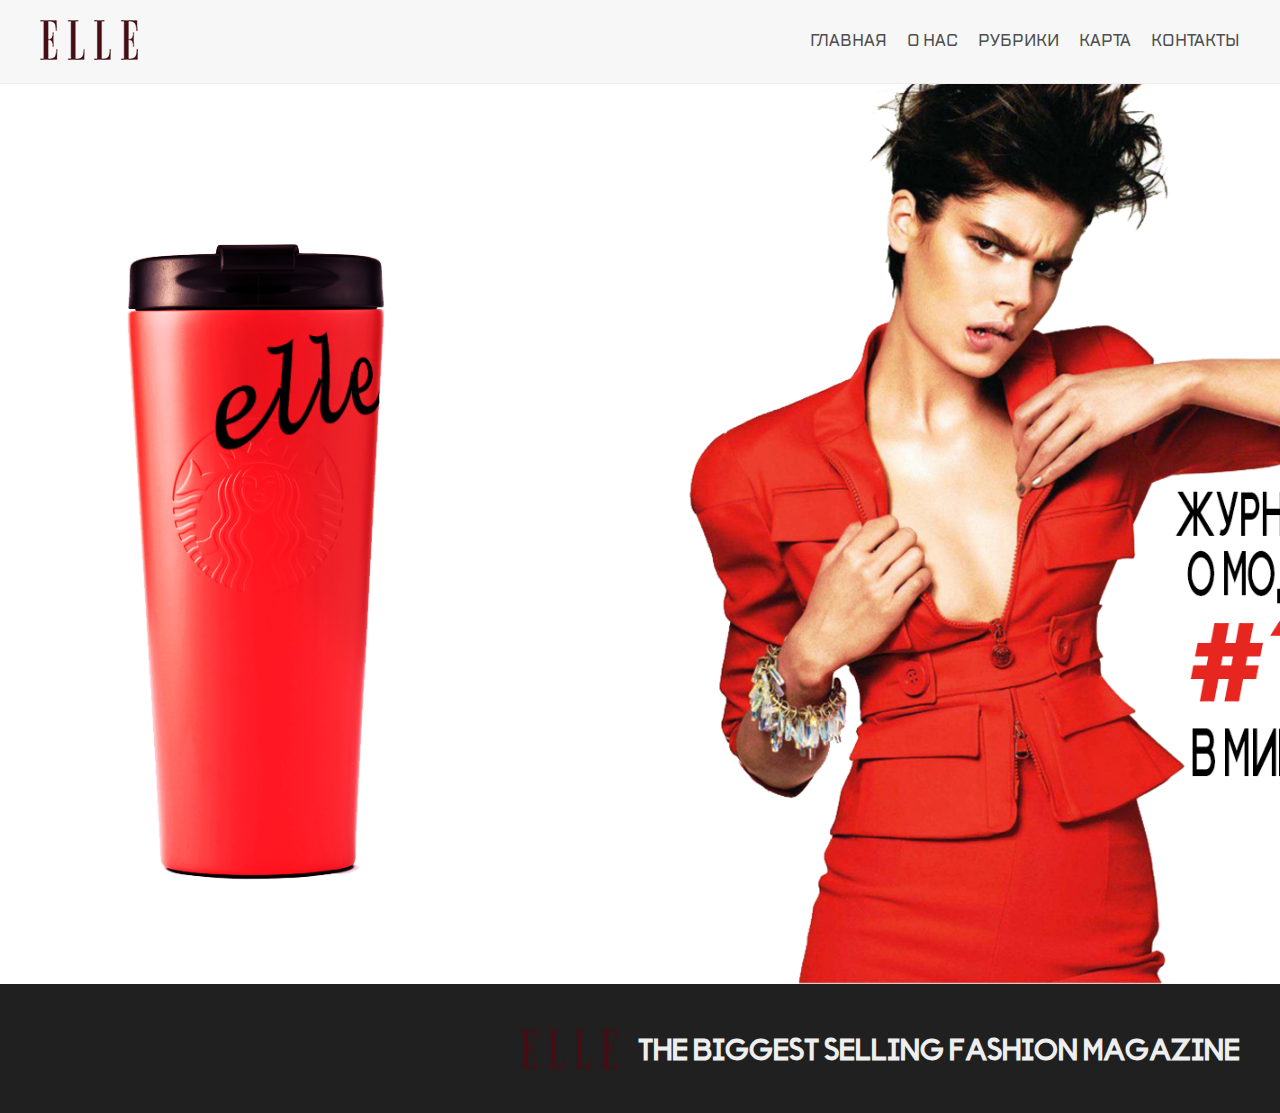
<file: index.html>
<!DOCTYPE html>
<html>
<head>
	<title>Elle</title>
	<meta name="viewport" content="width=device-width">
	<link rel="stylesheet" href="main.css" type="text/css">
</head>
<body>
	    <header>
            <div class="header-wrapper">
                <h1 class="logo"><a href=""></a>ELLE</h1>
                <nav>
                    <div id="burger-nav"></div>
                    <ul>
                        <li><a href="" class="current">Главная</a></li>
                        <li><a href="">О нас</a></li>
                        <li><a href="">Рубрики</a></li>
                        <li><a href="">Карта</a></li>
                        <li><a href="">Контакты</a></li>
                    </ul>
                </nav>
            </div>
        </header>
        
    <main class="wrapper">
		<div id="main-banner">
<!--			<a id="about-link">Узнать больше</a>-->
		</div>  
    </main>  
       
    <footer>
    <div class="wrapper">
		<h2>THE BIGGEST SELLING FASHION MAGAZINE</h2>
    	<img src="images/logo.png">
    	</div>
    </footer>
</body>	
</html>
</file>
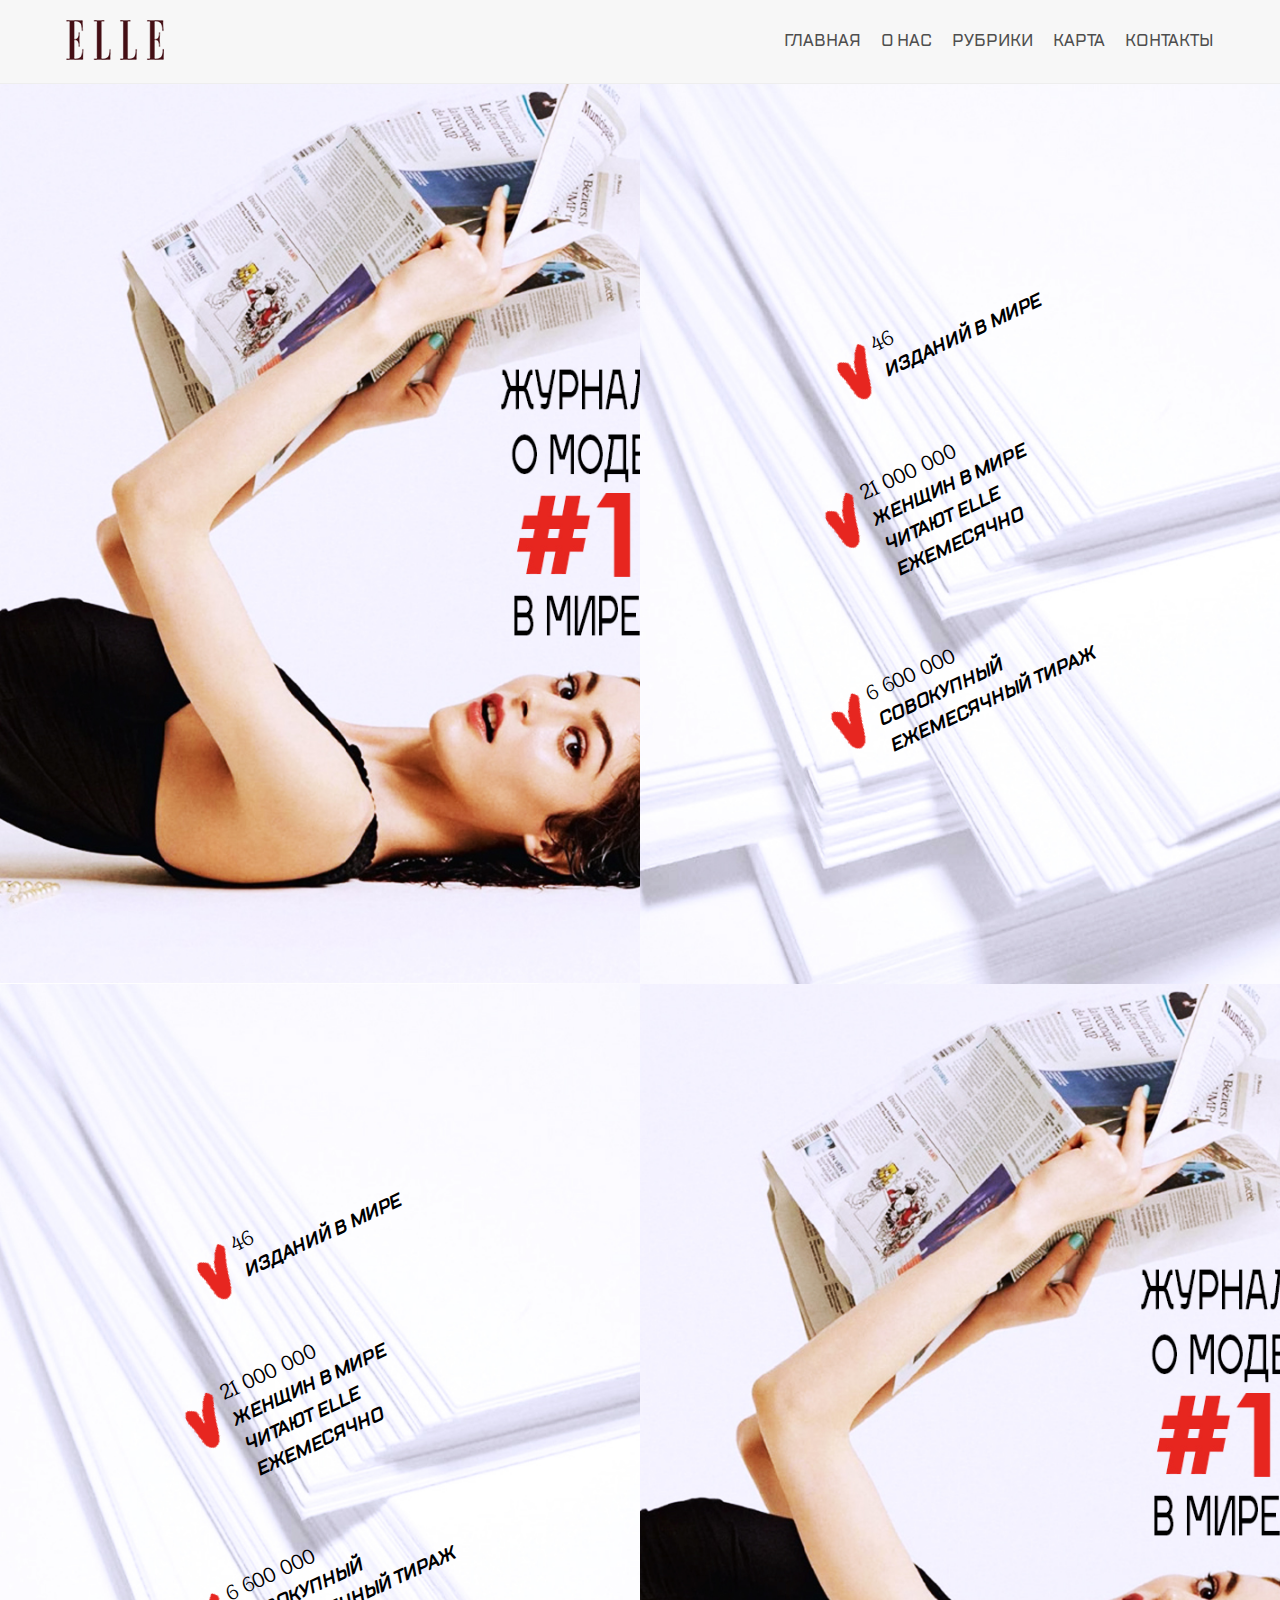
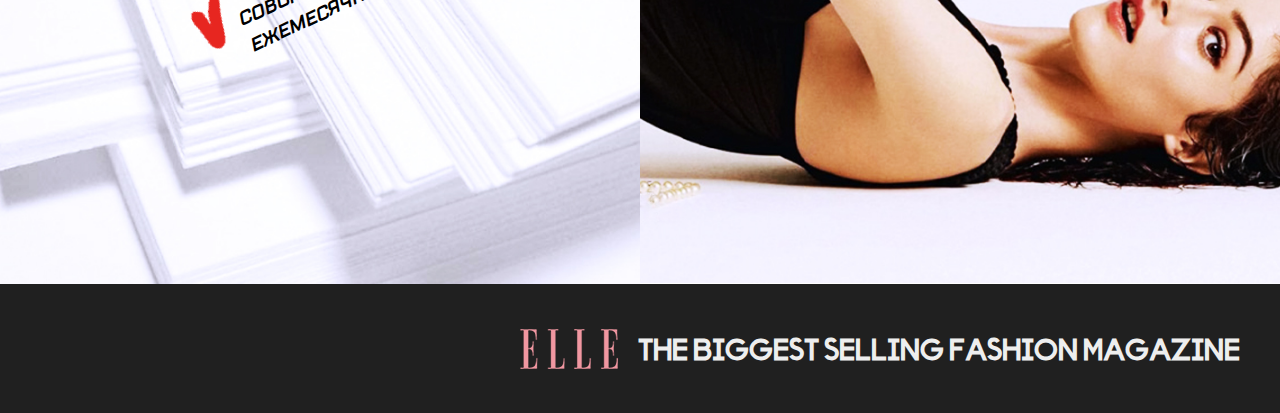
<file: about.html>
<!DOCTYPE html>
<html>
<head>
	<title>О нас</title>
	<meta name="viewport" content="width=device-width">
	<link rel="stylesheet" href="css/about.css" type="text/css">
	<link rel="stylesheet" href="css/main.css" type="text/css">
	
</head>
<body>
	    <header>
            <div class="header-wrapper">
                <a href="index.html"><h1 class="logo">ELLE</h1></a>
                <nav>
                    <div id="burger-nav"></div>
                    <ul>
                        <li><a href="index.html">Главная</a></li>
                        <li><a href="about.html">О нас</a></li>
                        <li><a href="">Рубрики</a></li>
                        <li><a href="">Карта</a></li>
                        <li><a href="">Контакты</a></li>
                    </ul>
                </nav>
            </div>
        </header>
        
    <main class="wrapper">
    
    	<div class="content-row">
    	
			<section class="photo"></section>
    		<section class="statistics">
    			<ul>
    				<li class="check">46<br/>
    				 <span>изданий в мире</span></li>
    				<li class="check">21 000 000<br/>
    				 <span>женщин в мире читают elle ежемесячно</span></li>
    				 <li class="check">6 600 000<br/>
    				 <span>совокупный ежемесячный тираж</span></li>
    			</ul>
			</section>
		</div>
		
		<div class="content-row">
    		<section class="statistics">
    			<ul>
    				<li class="check">46<br/>
    				 <span>изданий в мире</span></li>
    				<li class="check">21 000 000<br/>
    				 <span>женщин в мире читают elle ежемесячно</span></li>
    				 <li class="check">6 600 000<br/>
    				 <span>совокупный ежемесячный тираж</span></li>
    			</ul>
			</section>
			
			<section class="photo"></section>
    		
		</div>
   
	</main>  
       
    <footer>
    <div class="footer-wrapper">
		<h2>THE BIGGEST SELLING FASHION MAGAZINE</h2>
    	<img src="images/logolight.png">
    	</div>
    </footer>
</body>	
</html>
</file>
<file: main.css>
@font-face {
	font-family: 'Minsk';
	src: url('fonts/Minsk.otf');
}

@font-face {
	font-family: 'Edition';
	src: url('fonts/Edition.TTF');
}

@font-face {
	font-family: 'TTL';
	src: url('fonts/TTLakes-Medium.otf');
}

body, ul, li {
	margin: 0;
	padding: 0;
}

body {
	font-family: 'TTL';
	background-color: #f7f7f7;
}

p, h1, h2, h3, h4 {
	color: #333;
}

.header-wrapper {
	width: 96%;
	max-width: 1200px;
	margin: 0 auto;
	padding: 0 2%;
}

header {
	background: #f7f7f7;
	padding: 20px 0;
	border-bottom: 1px solid #eee;
}

header h1 {
	margin: 0;
	text-indent: -10000px;
	background: url(images/logo.png) no-repeat;;
	width: 120px;
	float: left;
	cursor: pointer;
}

header nav {
	float: right;
}

header nav ul{
    margin: 0;
    padding: 0;
}

header nav li{
    list-style-type: none;
    float: left;
    margin-left: 20px;
    margin-top: 10px;
}

header nav a{
    text-decoration: none;
    color: #4e4e4e;
    text-transform: uppercase;
}


header:after, footer:after {
    display: block;
    content: "";
    clear: both;
}

.wrapper #main-banner {
	width: 100%;
	min-height: 100vh;
	background: url(images/background.png) no-repeat;
	background-size: cover;
	background-position: center;
}

/* #----------------------------------------#
do this for a center link
#----------------------------------------#

.#main-banner #about-link:hover {
	filter: blur(1.4px);
  	-webkit-filter: blur(1.4px);
	opacity: 0.6;
} */


footer {
	font-family: 'Minsk';
	text-align: right;
    background: #202020;
	padding: 15px 30px 0;
}
footer .wrapper {
	display: inline-block;
	padding: 10px
}
footer h2 {
	float: right;
	padding: 0;
	margin: 0;
	color: #eee;
	line-height: 90px;
}
footer img {
	float: right;
	padding: 10px;
	margin: 10px;
}
</file>
<file: css/about.css>
@font-face {
	font-family: 'Barkentina';
	src: url('../fonts/Barkentina.otf');
}

body {
	padding: 0;
	margin: 0;
}

.wrapper {
	display: flex;
	flex-direction: column;
	flex-wrap: wrap;
	min-height: 100vh;
	width: 100%;
}

.content-row {
	display: flex;	
	justify-content: center;
	align-content: space-between;
	flex-direction: row;
}

.content-row > section {
	flex: 1 1 50%;
	width: 100%;
	min-height: 100vh;
	background-size: cover;

}

.photo {
	background: url(../images/about-1.jpg) no-repeat ;
}

.statistics {
	background: url(../images/about-2.jpg) no-repeat;
}

.statistics ul {
	padding-top: 20%;
}

.statistics ul li {
	font-size: 1.4em;
	font-family: 'Barkentina';
	width: 300px;
	text-transform: uppercase;
	list-style-type: none;
	padding: 10px;
	margin: 70px auto;
}

.statistics li.check {
    padding-left: 60px;
    background: url(../images/check.png) no-repeat left 10px;
/*---text transform-------------------*/
	-webkit-transform: rotate(-25deg); 
	-moz-transform: rotate(-25deg); 
	-o-transform: rotate(-25deg); 
	-ms-transform: rotate(-25deg); 
	transform: rotate(-25deg); 
}

.check span {
	font-size: 0.8em;
	font-weight: bold;
	font-style: italic;
	font-family: 'TTL';
}
</file>
<file: css/main.css>
@font-face {
	font-family: 'Minsk';
	src: url('../fonts/Minsk.otf');
}

@font-face {
	font-family: 'Edition';
	src: url('../fonts/Edition.TTF');
}

@font-face {
	font-family: 'TTL';
	src: url('../fonts/TTLakes-Medium.otf');
}
html {
	box-sizing: border-box;
}

*, *:before, *:after {
	box-sizing: inherit;
}

body, ul, li {
	margin: 0;
	padding: 0;
}

body {
	font-family: 'TTL';
	background-color: #f7f7f7;
}

p, h1, h2, h3, h4 {
	color: #333;
}

.header-wrapper {
	width: 96%;
	max-width: 1200px;
	margin: 0 auto;
	padding: 0 2%;
}

header {
	background: #f7f7f7;
	padding: 20px 0;
	border-bottom: 1px solid #eee;
}

header h1 {
	margin: 0;
	text-indent: -10000px;
	background: url(../images/logo.png) no-repeat;
	width: 120px;
	float: left;
	cursor: pointer;
}

header nav {
	float: right;
}

header nav ul{
    margin: 0;
    padding: 0;
}

header nav li{
    list-style-type: none;
    float: left;
    margin-left: 20px;
    margin-top: 10px;
}

header nav a{
    text-decoration: none;
    color: #4e4e4e;
    text-transform: uppercase;
}

nav ul li a:hover {
	color: #440E14;
	text-shadow: 5px;
	padding-right: 10px;
	border-right: 1px solid #333;
}

header:after, footer:after {
    display: block;
    content: "";
    clear: both;
}

.wrapper #main-banner {
	width: 100%;
	min-height: 100vh;
	background: url(../images/background.png) no-repeat;
	background-size: cover;
	background-position: center;
}


/* #----------------------------------------#
do this for a center link
#----------------------------------------#

.#main-banner #about-link:hover {
	filter: blur(1.4px);
  	-webkit-filter: blur(1.4px);
	opacity: 0.6;
} */


footer {
	/* prevent from selecting text */
	user-select: none;
	-webkit-user-select: none;
	-khtml-user-select: none;
	-moz-user-select: none;
	-ms-user-select: none;
	-o-user-select: none;

	font-family: 'Minsk';
	text-align: right;
    background: #202020;
	padding: 15px 30px 0;
}

footer .footer-wrapper {
	display: inline-block;
	padding: 10px
}

footer h2 {
	float: right;
	padding: 0;
	margin: 0;
	color: #eee;
	line-height: 90px;
}

footer img {
	float: right;
	padding: 10px;
	margin: 10px;
}
</file>
